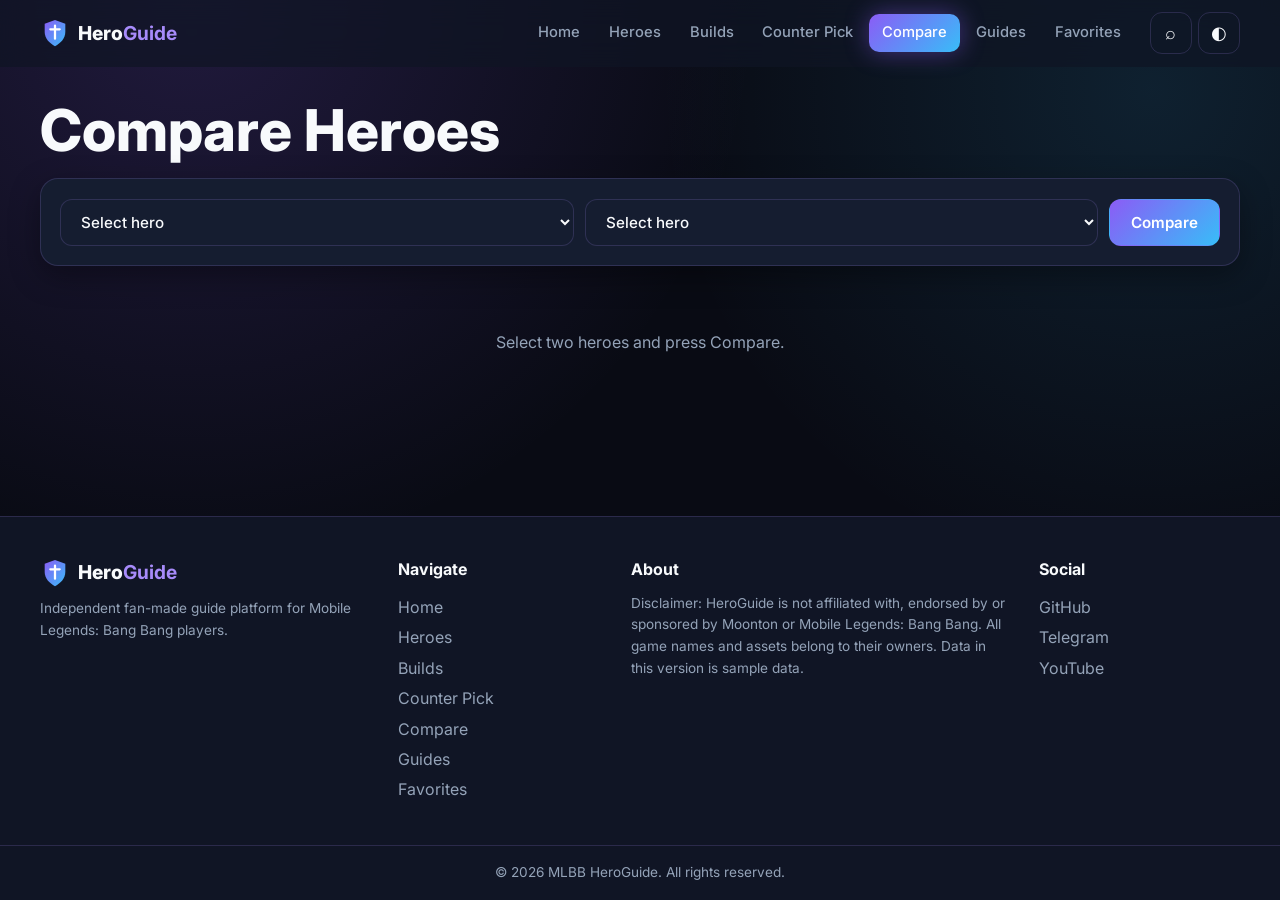
<file: compare.html>
<!DOCTYPE html>
<html lang="en" data-theme="dark">
<head>
<meta charset="UTF-8"><meta name="viewport" content="width=device-width, initial-scale=1">
<title>Compare Heroes | MLBB HeroGuide</title>
<meta name="description" content="Compare two Mobile Legends heroes side by side.">
<meta property="og:title" content="Compare Heroes | MLBB HeroGuide"><meta property="og:description" content="Compare two Mobile Legends heroes side by side."><meta property="og:type" content="website">
<link rel="icon" href="data:image/svg+xml,%3Csvg xmlns='http://www.w3.org/2000/svg' viewBox='0 0 32 32'%3E%3Cpath d='M16 2l11 4v9c0 7-5 12-11 15C10 27 5 22 5 15V6z' fill='%238B5CF6'/%3E%3C/svg%3E">
<link rel="preconnect" href="https://fonts.googleapis.com"><link rel="preconnect" href="https://fonts.gstatic.com" crossorigin>
<link href="https://fonts.googleapis.com/css2?family=Inter:wght@400;500;600;700;800&display=swap" rel="stylesheet">
<link rel="stylesheet" href="css/style.css"><link rel="stylesheet" href="css/components.css"><link rel="stylesheet" href="css/animations.css"><link rel="stylesheet" href="css/responsive.css">
<script>try{document.documentElement.dataset.theme=JSON.parse(localStorage.getItem('hg_theme'))||'dark'}catch(e){}</script>
</head>
<body>
<a class="skip" href="#main">Skip to content</a>
<header id="site-header" class="site-header"></header>
<main id="main">
<section class="wrap sec"><h1>Compare Heroes</h1>
<div class="filters card pad"><select id="h1" aria-label="Hero 1"></select><select id="h2" aria-label="Hero 2"></select><button class="btn" id="cmp">Compare</button></div>
<div id="cmpOut"><div class="state"><p class="muted">Select two heroes and press Compare.</p></div></div></section>
</main>
<footer id="site-footer" class="site-footer"></footer>
<div id="toasts" aria-live="polite"></div>
<noscript><p style="padding:2rem;text-align:center">Please enable JavaScript to use HeroGuide.</p></noscript>
<script type="module" src="js/compare.js"></script>
</body>
</html>
</file>
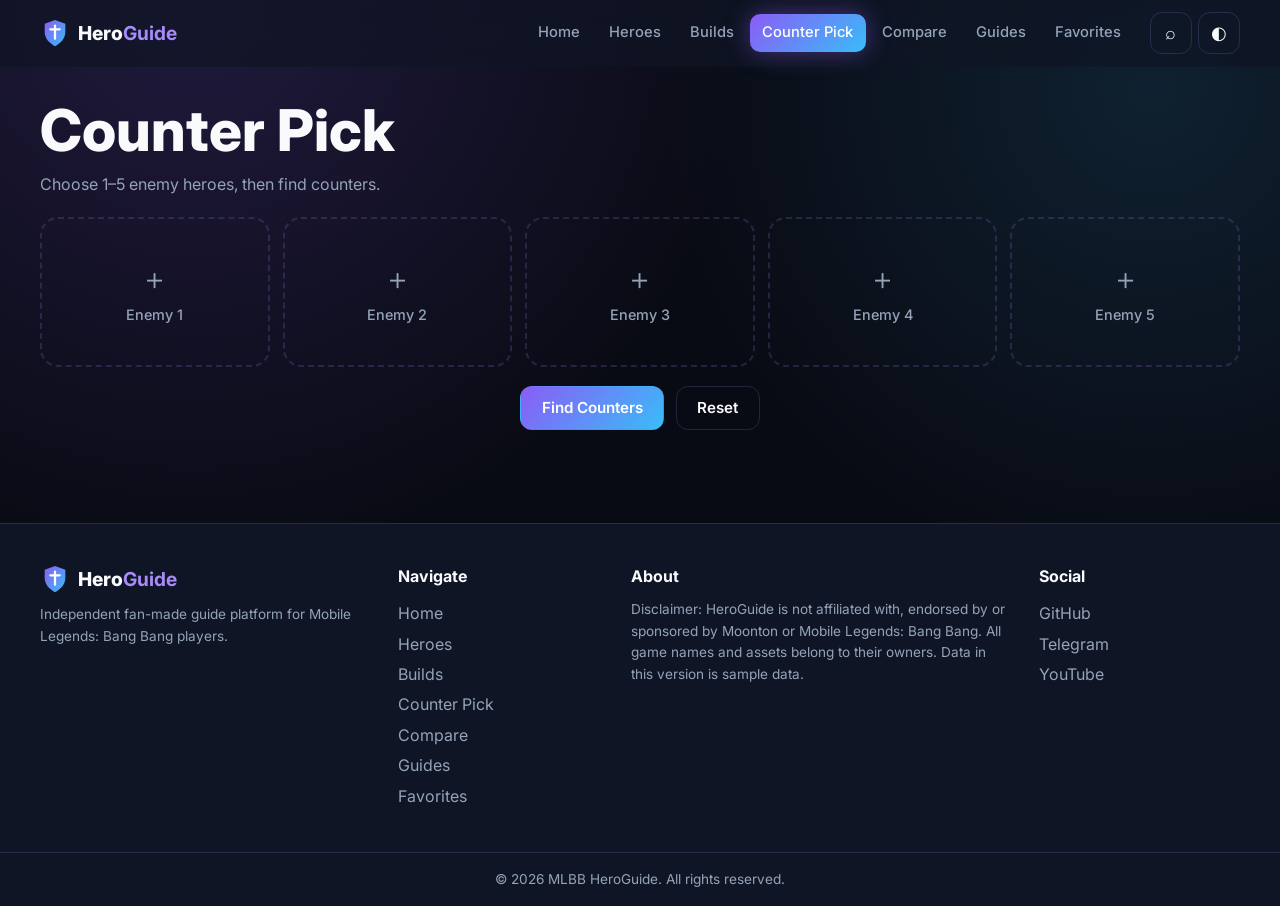
<file: counter.html>
<!DOCTYPE html>
<html lang="en" data-theme="dark">
<head>
<meta charset="UTF-8"><meta name="viewport" content="width=device-width, initial-scale=1">
<title>Counter Pick | MLBB HeroGuide</title>
<meta name="description" content="Select enemy heroes and find the best counter picks.">
<meta property="og:title" content="Counter Pick | MLBB HeroGuide"><meta property="og:description" content="Select enemy heroes and find the best counter picks."><meta property="og:type" content="website">
<link rel="icon" href="data:image/svg+xml,%3Csvg xmlns='http://www.w3.org/2000/svg' viewBox='0 0 32 32'%3E%3Cpath d='M16 2l11 4v9c0 7-5 12-11 15C10 27 5 22 5 15V6z' fill='%238B5CF6'/%3E%3C/svg%3E">
<link rel="preconnect" href="https://fonts.googleapis.com"><link rel="preconnect" href="https://fonts.gstatic.com" crossorigin>
<link href="https://fonts.googleapis.com/css2?family=Inter:wght@400;500;600;700;800&display=swap" rel="stylesheet">
<link rel="stylesheet" href="css/style.css"><link rel="stylesheet" href="css/components.css"><link rel="stylesheet" href="css/animations.css"><link rel="stylesheet" href="css/responsive.css">
<script>try{document.documentElement.dataset.theme=JSON.parse(localStorage.getItem('hg_theme'))||'dark'}catch(e){}</script>
</head>
<body>
<a class="skip" href="#main">Skip to content</a>
<header id="site-header" class="site-header"></header>
<main id="main">
<section class="wrap sec"><h1>Counter Pick</h1><p class="muted">Choose 1–5 enemy heroes, then find counters.</p>
<div class="slots" id="slots"></div><div class="row center"><button class="btn" id="find">Find Counters</button><button class="btn ghost" id="resetC">Reset</button></div>
<div id="cResults" class="results"></div></section>
</main>
<footer id="site-footer" class="site-footer"></footer>
<div id="toasts" aria-live="polite"></div>
<noscript><p style="padding:2rem;text-align:center">Please enable JavaScript to use HeroGuide.</p></noscript>
<script type="module" src="js/counter.js"></script>
</body>
</html>
</file>
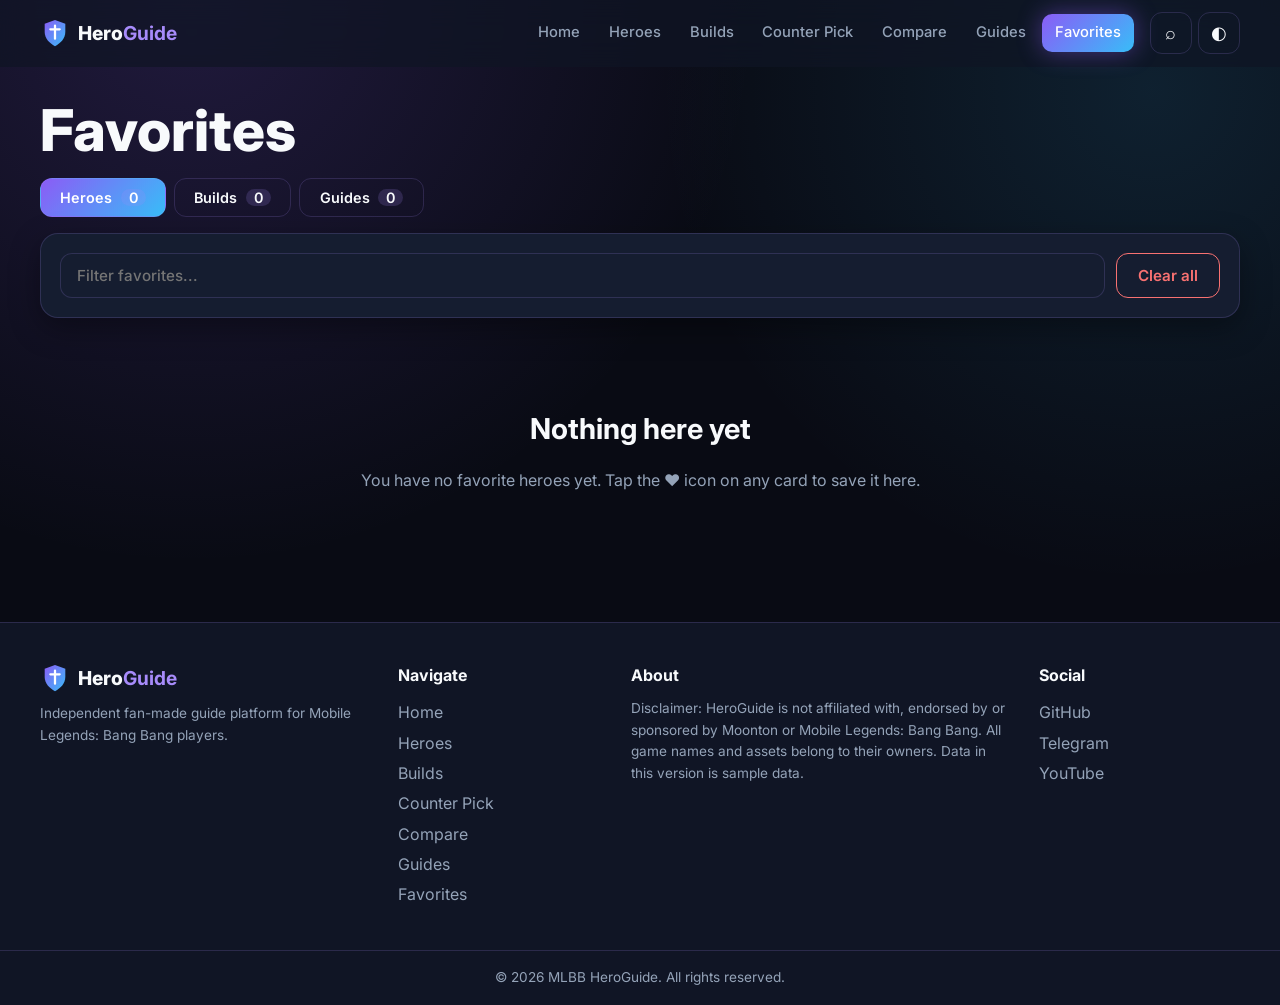
<file: favorites.html>
<!DOCTYPE html>
<html lang="en" data-theme="dark">
<head>
<meta charset="UTF-8"><meta name="viewport" content="width=device-width, initial-scale=1">
<title>Favorites | MLBB HeroGuide</title>
<meta name="description" content="Your saved heroes, builds and guides.">
<meta property="og:title" content="Favorites | MLBB HeroGuide"><meta property="og:description" content="Your saved heroes, builds and guides."><meta property="og:type" content="website">
<link rel="icon" href="data:image/svg+xml,%3Csvg xmlns='http://www.w3.org/2000/svg' viewBox='0 0 32 32'%3E%3Cpath d='M16 2l11 4v9c0 7-5 12-11 15C10 27 5 22 5 15V6z' fill='%238B5CF6'/%3E%3C/svg%3E">
<link rel="preconnect" href="https://fonts.googleapis.com"><link rel="preconnect" href="https://fonts.gstatic.com" crossorigin>
<link href="https://fonts.googleapis.com/css2?family=Inter:wght@400;500;600;700;800&display=swap" rel="stylesheet">
<link rel="stylesheet" href="css/style.css"><link rel="stylesheet" href="css/components.css"><link rel="stylesheet" href="css/animations.css"><link rel="stylesheet" href="css/responsive.css">
<script>try{document.documentElement.dataset.theme=JSON.parse(localStorage.getItem('hg_theme'))||'dark'}catch(e){}</script>
</head>
<body>
<a class="skip" href="#main">Skip to content</a>
<header id="site-header" class="site-header"></header>
<main id="main">
<section class="wrap sec"><h1>Favorites</h1>
<div class="tabs" role="tablist"><button class="tab on" data-tab="heroes">Heroes <i>0</i></button><button class="tab" data-tab="builds">Builds <i>0</i></button><button class="tab" data-tab="guides">Guides <i>0</i></button></div>
<div class="filters card pad"><input id="fq" type="search" placeholder="Filter favorites..." aria-label="Filter favorites"><button class="btn danger" id="fClear">Clear all</button></div>
<div class="grid" id="fGrid"></div><div class="state" id="fEmpty" hidden><h2>Nothing here yet</h2><p class="muted"></p></div></section>
</main>
<footer id="site-footer" class="site-footer"></footer>
<div id="toasts" aria-live="polite"></div>
<noscript><p style="padding:2rem;text-align:center">Please enable JavaScript to use HeroGuide.</p></noscript>
<script type="module" src="js/favorites.js"></script>
</body>
</html>
</file>
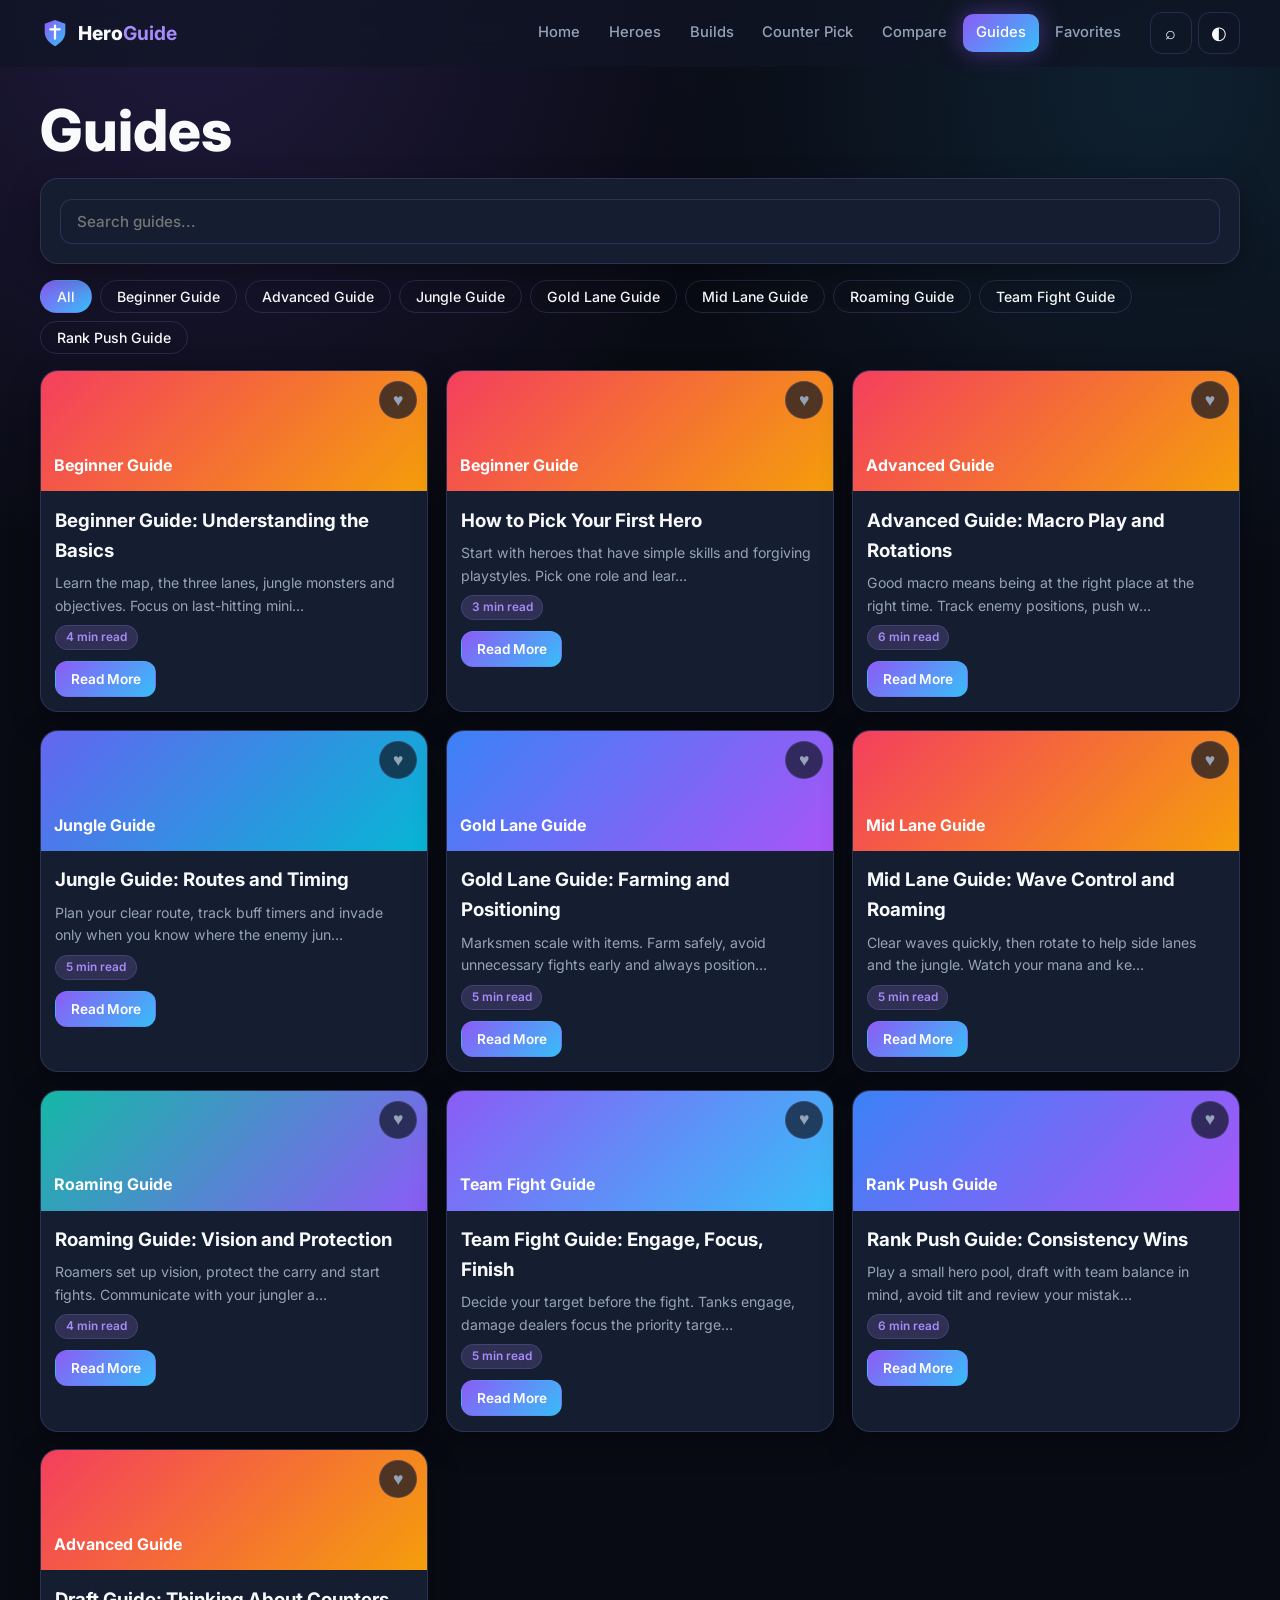
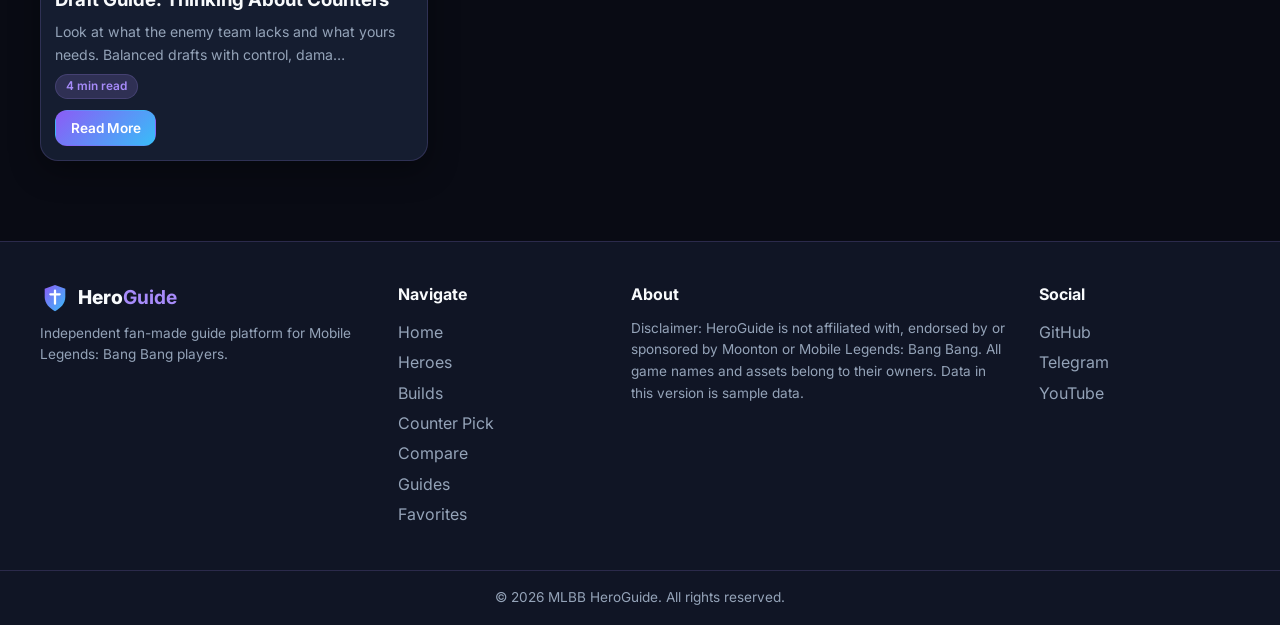
<file: guides.html>
<!DOCTYPE html>
<html lang="en" data-theme="dark">
<head>
<meta charset="UTF-8"><meta name="viewport" content="width=device-width, initial-scale=1">
<title>Guides | MLBB HeroGuide</title>
<meta name="description" content="Beginner to advanced Mobile Legends guides.">
<meta property="og:title" content="Guides | MLBB HeroGuide"><meta property="og:description" content="Beginner to advanced Mobile Legends guides."><meta property="og:type" content="website">
<link rel="icon" href="data:image/svg+xml,%3Csvg xmlns='http://www.w3.org/2000/svg' viewBox='0 0 32 32'%3E%3Cpath d='M16 2l11 4v9c0 7-5 12-11 15C10 27 5 22 5 15V6z' fill='%238B5CF6'/%3E%3C/svg%3E">
<link rel="preconnect" href="https://fonts.googleapis.com"><link rel="preconnect" href="https://fonts.gstatic.com" crossorigin>
<link href="https://fonts.googleapis.com/css2?family=Inter:wght@400;500;600;700;800&display=swap" rel="stylesheet">
<link rel="stylesheet" href="css/style.css"><link rel="stylesheet" href="css/components.css"><link rel="stylesheet" href="css/animations.css"><link rel="stylesheet" href="css/responsive.css">
<script>try{document.documentElement.dataset.theme=JSON.parse(localStorage.getItem('hg_theme'))||'dark'}catch(e){}</script>
</head>
<body>
<a class="skip" href="#main">Skip to content</a>
<header id="site-header" class="site-header"></header>
<main id="main">
<section class="wrap sec"><h1>Guides</h1>
<div class="filters card pad"><input id="gq" type="search" placeholder="Search guides..." aria-label="Search guides"></div><div class="chips" id="gChips"></div>
<div class="grid3" id="gGrid"></div><div class="state" id="gEmpty" hidden><h2>No guides found</h2><p class="muted">Try another category or keyword.</p></div></section>
</main>
<footer id="site-footer" class="site-footer"></footer>
<div id="toasts" aria-live="polite"></div>
<noscript><p style="padding:2rem;text-align:center">Please enable JavaScript to use HeroGuide.</p></noscript>
<script type="module" src="js/guides.js"></script>
</body>
</html>
</file>
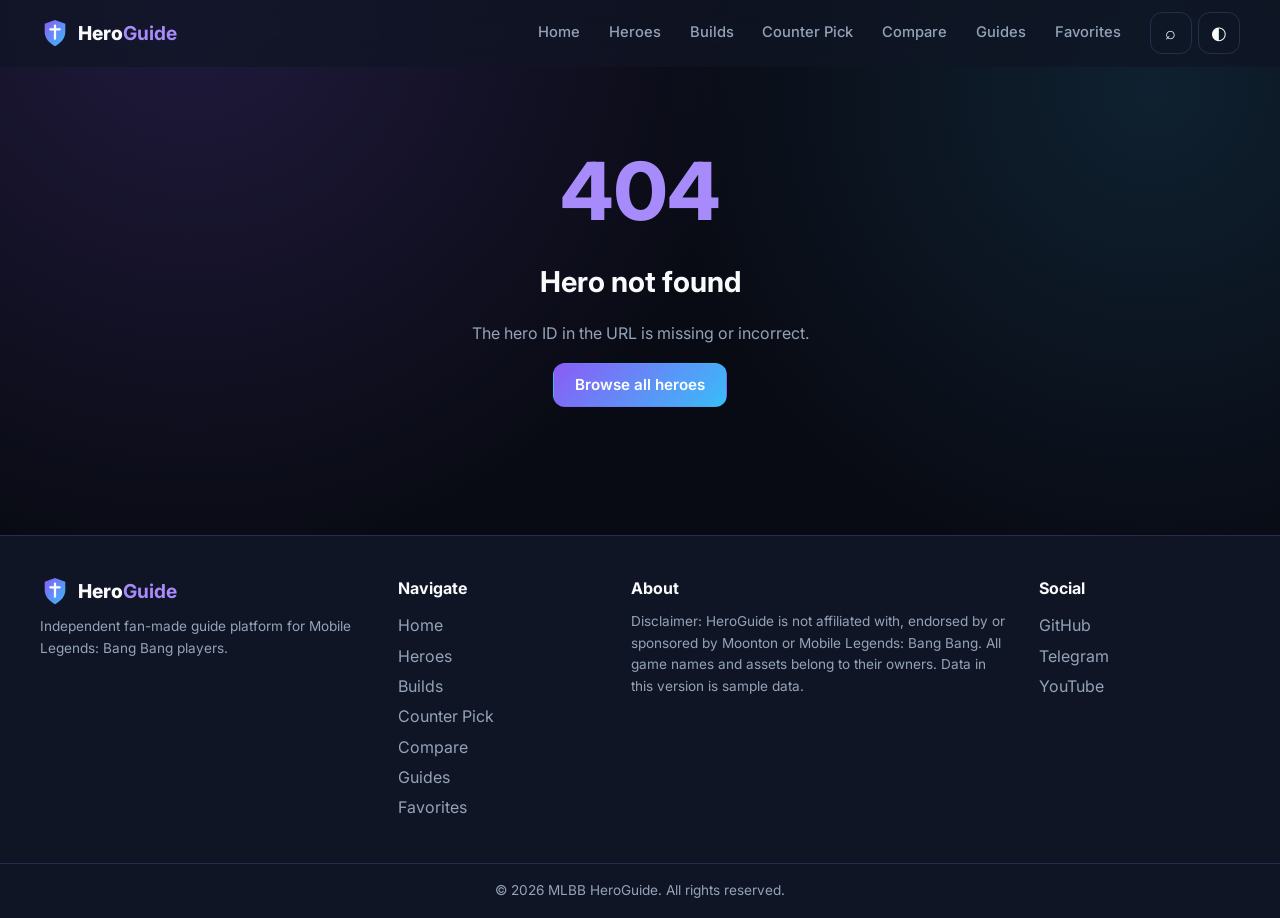
<file: hero-details.html>
<!DOCTYPE html>
<html lang="en" data-theme="dark">
<head>
<meta charset="UTF-8"><meta name="viewport" content="width=device-width, initial-scale=1">
<title>Hero Details | MLBB HeroGuide</title>
<meta name="description" content="Hero overview, skills, build, emblem, battle spell, counters and pro tips.">
<meta property="og:title" content="Hero Details | MLBB HeroGuide"><meta property="og:description" content="Hero overview, skills, build, emblem, battle spell, counters and pro tips."><meta property="og:type" content="website">
<link rel="icon" href="data:image/svg+xml,%3Csvg xmlns='http://www.w3.org/2000/svg' viewBox='0 0 32 32'%3E%3Cpath d='M16 2l11 4v9c0 7-5 12-11 15C10 27 5 22 5 15V6z' fill='%238B5CF6'/%3E%3C/svg%3E">
<link rel="preconnect" href="https://fonts.googleapis.com"><link rel="preconnect" href="https://fonts.gstatic.com" crossorigin>
<link href="https://fonts.googleapis.com/css2?family=Inter:wght@400;500;600;700;800&display=swap" rel="stylesheet">
<link rel="stylesheet" href="css/style.css"><link rel="stylesheet" href="css/components.css"><link rel="stylesheet" href="css/animations.css"><link rel="stylesheet" href="css/responsive.css">
<script>try{document.documentElement.dataset.theme=JSON.parse(localStorage.getItem('hg_theme'))||'dark'}catch(e){}</script>
</head>
<body>
<a class="skip" href="#main">Skip to content</a>
<header id="site-header" class="site-header"></header>
<main id="main">
<section class="wrap sec" id="detail"><div class="card sk tall"></div></section>
</main>
<footer id="site-footer" class="site-footer"></footer>
<div id="toasts" aria-live="polite"></div>
<noscript><p style="padding:2rem;text-align:center">Please enable JavaScript to use HeroGuide.</p></noscript>
<script type="module" src="js/hero-details.js"></script>
</body>
</html>
</file>
<file: css/style.css>
:root{--bg:#090B14;--bg2:#101525;--card:#151D30;--p:#8B5CF6;--blue:#38BDF8;--acc:#A78BFA;--tx:#F8FAFC;--mu:#94A3B8;--bd:rgba(167,139,250,.18);--glass:rgba(16,21,37,.72);--sh:0 10px 30px rgba(0,0,0,.35);--glow:0 0 24px rgba(139,92,246,.45);--r:18px;--ok:#34d399;--bad:#f87171}
[data-theme=light]{--bg:#F5F6FC;--bg2:#ECEEF8;--card:#FFFFFF;--p:#7547D9;--blue:#0284C7;--acc:#7547D9;--tx:#171B2D;--mu:#5B6480;--bd:rgba(117,71,217,.18);--glass:rgba(255,255,255,.78);--sh:0 10px 30px rgba(60,50,120,.12);--glow:0 0 20px rgba(117,71,217,.25)}
*{box-sizing:border-box;margin:0}
html{scroll-behavior:smooth}
body{font-family:Inter,system-ui,sans-serif;background:var(--bg);color:var(--tx);line-height:1.6;min-height:100vh;display:flex;flex-direction:column;overflow-x:hidden;background-image:radial-gradient(circle at 15% 0,rgba(139,92,246,.18),transparent 40%),radial-gradient(circle at 90% 10%,rgba(56,189,248,.12),transparent 35%);background-attachment:fixed}
main{flex:1}
img{max-width:100%;display:block}
a{color:inherit;text-decoration:none}
h1{font-size:clamp(2rem,5vw,3.6rem);line-height:1.1;font-weight:800;margin-bottom:.6rem}
h2{font-size:clamp(1.3rem,3vw,1.8rem);margin-bottom:1rem}
.muted{color:var(--mu)}.small{font-size:.85rem}.center{text-align:center;justify-content:center}
.wrap{width:min(1200px,100% - 2rem);margin-inline:auto}
.sec{padding:2rem 0}
.skip{position:absolute;left:-999px;background:var(--p);color:#fff;padding:.5rem 1rem;z-index:99}.skip:focus{left:8px;top:8px}
:focus-visible{outline:2px solid var(--blue);outline-offset:2px}
.noscroll{overflow:hidden}
/* header */
.site-header{position:sticky;top:0;z-index:50;background:var(--glass);backdrop-filter:blur(14px);-webkit-backdrop-filter:blur(14px);border-bottom:1px solid transparent;transition:.3s}
.site-header.scrolled{border-color:var(--bd);box-shadow:var(--sh)}
.hd{display:flex;align-items:center;gap:1rem;height:66px}
.logo{display:flex;align-items:center;gap:.5rem;font-weight:800;font-size:1.2rem}.logo b{color:var(--acc)}
#nav{display:flex;gap:.2rem;margin-left:auto}
#nav a{padding:.45rem .8rem;border-radius:10px;color:var(--mu);font-weight:500;font-size:.92rem;transition:.2s}
#nav a:hover{color:var(--tx);background:var(--bd)}
#nav a.active{color:#fff;background:linear-gradient(135deg,var(--p),var(--blue));box-shadow:var(--glow)}
.hd-act{display:flex;gap:.4rem}
.burger{display:none}
/* hero banner */
.hero-banner{padding:3rem 0 1rem;position:relative}
.hb{display:grid;grid-template-columns:1.2fr 1fr;gap:2rem;align-items:center}
.grad{background:linear-gradient(90deg,var(--p),var(--blue));-webkit-background-clip:text;background-clip:text;color:transparent}
.lead{color:var(--mu);font-size:1.1rem;max-width:520px;margin:1rem 0 1.5rem}
.tag{display:inline-block;padding:.25rem .8rem;border:1px solid var(--bd);border-radius:99px;color:var(--acc);font-size:.8rem;margin-bottom:1rem}
.hb-art{border-radius:28px;overflow:hidden;aspect-ratio:4/5;max-height:480px;margin-left:auto;box-shadow:var(--glow),var(--sh);border:1px solid var(--bd);width:min(100%,380px)}
.hb-art img{width:100%;height:100%;object-fit:cover}
/* footer */
.site-footer{margin-top:3rem;background:var(--bg2);border-top:1px solid var(--bd)}
.ft{display:grid;grid-template-columns:1.3fr .8fr 1.5fr .8fr;gap:2rem;padding:2.5rem 0}
.ft h4{margin-bottom:.6rem}.ft a:not(.logo){display:block;color:var(--mu);padding:.15rem 0}.ft a:hover{color:var(--acc)}
.ft p{font-size:.85rem;margin-top:.6rem}
.copy{text-align:center;padding:1rem;border-top:1px solid var(--bd);color:var(--mu);font-size:.85rem}
</file>
<file: css/components.css>
.btn{display:inline-flex;align-items:center;justify-content:center;gap:.4rem;padding:.7rem 1.3rem;border-radius:12px;border:1px solid transparent;background:linear-gradient(135deg,var(--p),var(--blue));color:#fff;font:600 .95rem Inter,sans-serif;cursor:pointer;transition:.25s;min-height:44px}
.btn:hover{transform:translateY(-2px);box-shadow:var(--glow)}
.btn.ghost{background:transparent;border-color:var(--bd);color:var(--tx)}.btn.ghost:hover{border-color:var(--p)}
.btn.danger{background:transparent;border-color:var(--bad);color:var(--bad)}
.btn.sm{padding:.4rem .9rem;min-height:36px;font-size:.85rem}
.icon{width:42px;height:42px;border-radius:12px;border:1px solid var(--bd);background:transparent;color:var(--tx);font-size:1.1rem;cursor:pointer;transition:.2s}.icon:hover{border-color:var(--p);box-shadow:var(--glow)}
.row{display:flex;gap:.7rem;flex-wrap:wrap;align-items:center;margin:.8rem 0}
.card{background:var(--card);border:1px solid var(--bd);border-radius:var(--r);box-shadow:var(--sh);transition:transform .3s,box-shadow .3s,border-color .3s;position:relative;overflow:hidden}
.card:hover{transform:translateY(-4px);border-color:var(--p);box-shadow:var(--sh),var(--glow)}
.pad{padding:1.2rem}.pad:hover{transform:none}
.grid{display:grid;grid-template-columns:repeat(auto-fill,minmax(210px,1fr));gap:1.1rem;margin-top:1rem}
.grid2{display:grid;grid-template-columns:repeat(2,1fr);gap:1.1rem;margin:1rem 0}
.grid3{display:grid;grid-template-columns:repeat(auto-fill,minmax(290px,1fr));gap:1.1rem;margin-top:1rem}
.sh{display:flex;justify-content:space-between;align-items:baseline}.sh a{color:var(--acc)}
.hero-card .art{display:block;aspect-ratio:4/5;overflow:hidden;background:var(--bg2)}
.hero-card img,.guide-card img{width:100%;height:100%;object-fit:cover;transition:transform .5s}
.hero-card:hover img{transform:scale(1.08)}
.cb{padding:.9rem}.cb h3{margin-bottom:.4rem}.cb p{font-size:.88rem;color:var(--mu);margin-bottom:.5rem}
.meta{display:flex;gap:.35rem;flex-wrap:wrap;margin:.3rem 0 .7rem}
.badge{display:inline-block;padding:.12rem .6rem;border-radius:99px;font-size:.74rem;font-weight:600;background:var(--bd);color:var(--acc);border:1px solid var(--bd)}
.d-Easy{color:var(--ok)}.d-Medium{color:#fbbf24}.d-Hard{color:var(--bad)}
.fav{position:absolute;top:10px;right:10px;z-index:3;width:38px;height:38px;border-radius:50%;border:1px solid var(--bd);background:var(--glass);backdrop-filter:blur(8px);color:var(--mu);font-size:1.1rem;cursor:pointer;transition:.25s}
.fav:hover{transform:scale(1.12)}.fav.on{color:#f43f5e;border-color:#f43f5e;box-shadow:0 0 14px rgba(244,63,94,.5)}
.fav.static{position:static;width:44px;height:44px}
.stats{display:grid;grid-template-columns:repeat(auto-fit,minmax(180px,1fr));gap:1rem}
.stat{padding:1.3rem;text-align:center}.stat b{display:block;font-size:2.2rem;background:linear-gradient(90deg,var(--p),var(--blue));-webkit-background-clip:text;background-clip:text;color:transparent}.stat span{color:var(--mu)}
.roles{display:grid;grid-template-columns:repeat(auto-fit,minmax(150px,1fr));gap:1rem}
.role-card{padding:1.4rem;text-align:center}.role-card b{display:block;font-size:1.15rem}.role-card span{color:var(--mu);font-size:.85rem}
.searchbox{position:relative}
.searchbox input,.filters input,.filters select,.form input,.form select,#pq{width:100%;padding:.75rem 1rem;border-radius:12px;border:1px solid var(--bd);background:var(--card);color:var(--tx);font:500 .95rem Inter,sans-serif;min-height:44px}
.searchbox.big input{padding:1.1rem 1.4rem;font-size:1.1rem;border-radius:16px;box-shadow:var(--sh)}
.searchbox input:focus,.filters input:focus,.filters select:focus,.form input:focus,.form select:focus{outline:none;border-color:var(--p);box-shadow:var(--glow)}
.sugg{position:absolute;left:0;right:0;top:calc(100% + 6px);background:var(--card);border:1px solid var(--bd);border-radius:14px;box-shadow:var(--sh);z-index:20;display:none;overflow:hidden;max-height:340px;overflow-y:auto}
.sugg.open{display:block;animation:slideUp .2s}
.sg{display:flex;gap:.6rem;align-items:center;padding:.7rem 1rem}.sg small{margin-left:auto;color:var(--mu)}
.sg:hover,.sg.act{background:var(--bd)}.sg.none{color:var(--mu)}
.filters{display:flex;gap:.7rem;flex-wrap:wrap;margin:1rem 0}.filters>*{flex:1 1 160px;width:auto}.filters .btn{flex:0 0 auto}
.chips{display:flex;gap:.5rem;flex-wrap:wrap;margin:.5rem 0}
.chip{padding:.45rem 1rem;border-radius:99px;border:1px solid var(--bd);background:transparent;color:var(--tx);cursor:pointer;font:500 .88rem Inter,sans-serif;transition:.2s}
.chip:hover,.chip.on{background:linear-gradient(135deg,var(--p),var(--blue));color:#fff;border-color:transparent}
.state{text-align:center;padding:3rem 1rem}.state h1{font-size:5rem;color:var(--acc)}.state .btn{margin-top:1rem}
.bh{display:flex;gap:.8rem;align-items:center;padding:1rem 1rem 0}.bh img{width:54px;height:54px;border-radius:12px;object-fit:cover}
.build-card>*:not(.bh):not(.fav){margin-inline:1rem}.build-card{padding-bottom:1rem}
.items{display:flex;gap:.4rem;flex-wrap:wrap;margin-block:.8rem}
.item{display:inline-flex;align-items:center;justify-content:center;width:40px;height:40px;border-radius:10px;background:linear-gradient(135deg,var(--bd),var(--bg2));border:1px solid var(--bd);font-size:.75rem;font-weight:700;color:var(--acc)}
.cover{height:120px;display:flex;align-items:flex-end;padding:.8rem;font-weight:700;color:#fff}
.cv0{background:linear-gradient(135deg,#8B5CF6,#38BDF8)}.cv1{background:linear-gradient(135deg,#ec4899,#8B5CF6)}.cv2{background:linear-gradient(135deg,#0ea5e9,#22c55e)}.cv3{background:linear-gradient(135deg,#f59e0b,#ef4444)}.cv4{background:linear-gradient(135deg,#6366f1,#06b6d4)}.cv5{background:linear-gradient(135deg,#14b8a6,#8B5CF6)}.cv6{background:linear-gradient(135deg,#f43f5e,#f59e0b)}.cv7{background:linear-gradient(135deg,#3b82f6,#a855f7)}
.detail-head{display:grid;grid-template-columns:300px 1fr;gap:2rem;align-items:start}
.art.big{border-radius:var(--r);overflow:hidden;aspect-ratio:4/5;border:1px solid var(--bd);box-shadow:var(--glow)}.art.big img{width:100%;height:100%;object-fit:cover}
section h2{margin-top:1.5rem}
.skill{display:flex;gap:1rem;padding:1rem}.skill:hover{transform:none}.skill .item{flex:none}
.list{padding-left:1.2rem;margin:.5rem 0}ol{padding-left:1.2rem}
code{background:var(--bd);padding:0 .35rem;border-radius:6px}
.bar{display:grid;grid-template-columns:110px 1fr 40px;gap:.6rem;align-items:center;margin:.5rem 0;font-size:.88rem}
.bar i{height:9px;background:var(--bd);border-radius:9px;overflow:hidden}.bar u{display:block;height:100%;border-radius:9px;background:linear-gradient(90deg,var(--p),var(--blue));box-shadow:var(--glow);animation:grow .8s ease-out}
.slots{display:grid;grid-template-columns:repeat(5,1fr);gap:.8rem;margin:1.2rem 0}
.slot{min-height:150px;border:2px dashed var(--bd);border-radius:var(--r);background:transparent;color:var(--mu);display:flex;flex-direction:column;align-items:center;justify-content:center;gap:.4rem;cursor:pointer;font:500 .9rem Inter;transition:.25s;padding:.6rem}
.slot:hover{border-color:var(--p);color:var(--tx)}.slot span{font-size:1.8rem}
.slot.filled{border-style:solid;background:var(--card);cursor:default}.slot img{width:70px;height:70px;border-radius:50%;object-fit:cover}
.pick-grid{display:grid;grid-template-columns:repeat(auto-fill,minmax(90px,1fr));gap:.6rem;margin-top:1rem;max-height:55vh;overflow-y:auto}
.pk{background:var(--bg2);border:1px solid var(--bd);border-radius:12px;padding:.5rem;color:var(--tx);cursor:pointer;font-size:.8rem;display:flex;flex-direction:column;align-items:center;gap:.3rem;transition:.2s}
.pk:hover{border-color:var(--p);box-shadow:var(--glow)}.pk img{width:56px;height:56px;border-radius:50%;object-fit:cover}
.cres{display:flex;gap:1rem;margin:1rem 0}.cres img{width:90px;height:110px;object-fit:cover;border-radius:12px;flex:none}
.thumb{width:100%;max-height:220px;object-fit:cover;border-radius:12px;margin-bottom:.7rem}
.radar{width:min(100%,320px);color:var(--mu);margin:auto}
.dot{display:inline-block;width:12px;height:12px;border-radius:50%;margin:0 .3rem 0 .8rem}.dot.p{background:#8B5CF6}.dot.b{background:#38BDF8}
.form{display:grid;gap:1rem}.form label{display:grid;gap:.35rem;font-weight:600;font-size:.9rem}fieldset{border:1px solid var(--bd);border-radius:12px;padding:.8rem}
.tabs{display:flex;gap:.5rem;margin:1rem 0;flex-wrap:wrap}
.tab{padding:.6rem 1.2rem;border-radius:12px;border:1px solid var(--bd);background:transparent;color:var(--tx);cursor:pointer;font:600 .9rem Inter}
.tab i{font-style:normal;background:var(--bd);padding:0 .5rem;border-radius:99px;margin-left:.3rem}.tab.on{background:linear-gradient(135deg,var(--p),var(--blue));color:#fff}
.modal{position:fixed;inset:0;background:rgba(5,7,15,.7);backdrop-filter:blur(6px);z-index:100;display:flex;align-items:center;justify-content:center;padding:1rem;animation:fade .25s}
.mbox{position:relative;background:var(--card);border:1px solid var(--bd);border-radius:22px;padding:1.6rem;width:min(560px,100%);max-height:90vh;overflow-y:auto;box-shadow:var(--glow);animation:pop .3s}
.mbox.wide{width:min(760px,100%)}.mclose{position:absolute;top:12px;right:12px}.mbox h2{margin-top:0;padding-right:3rem}
#toasts{position:fixed;bottom:20px;left:50%;transform:translateX(-50%);z-index:200;display:grid;gap:.5rem;width:max-content;max-width:92vw}
.toast{background:var(--card);border:1px solid var(--p);box-shadow:var(--glow);padding:.7rem 1.2rem;border-radius:12px;animation:slideUp .3s}.toast.out{opacity:0;transition:.3s}
.sk{min-height:300px;background:linear-gradient(90deg,var(--card) 25%,var(--bd) 50%,var(--card) 75%);background-size:200% 100%;animation:shimmer 1.3s infinite}.sk.tall{min-height:500px}
</file>
<file: css/animations.css>
@keyframes fade{from{opacity:0}to{opacity:1}}
@keyframes slideUp{from{opacity:0;transform:translateY(14px)}to{opacity:1;transform:none}}
@keyframes pop{from{opacity:0;transform:scale(.94)}to{opacity:1;transform:none}}
@keyframes grow{from{width:0!important}}
@keyframes shimmer{to{background-position:-200% 0}}
@keyframes float{50%{transform:translateY(-12px)}}
@keyframes glowPulse{50%{box-shadow:0 0 50px rgba(56,189,248,.5)}}
main{animation:fade .45s}
.fade-up{animation:slideUp .7s}
.float{animation:float 5s ease-in-out infinite,glowPulse 4s ease-in-out infinite}
.reveal{opacity:0;transform:translateY(22px);transition:opacity .6s,transform .6s}.reveal.in{opacity:1;transform:none}
@media (prefers-reduced-motion:reduce){*,*::before,*::after{animation:none!important;transition:none!important;scroll-behavior:auto!important}.reveal{opacity:1;transform:none}}
</file>
<file: css/responsive.css>
@media (max-width:1024px){.ft{grid-template-columns:1fr 1fr}.detail-head{grid-template-columns:240px 1fr}#nav a{padding:.4rem .55rem;font-size:.85rem}}
@media (max-width:860px){
 .burger{display:inline-block}
 #nav{position:absolute;top:66px;left:0;right:0;flex-direction:column;background:var(--bg2);border-bottom:1px solid var(--bd);padding:.6rem 1rem;display:none;margin:0}
 #nav.open{display:flex;animation:slideUp .25s}#nav a{padding:.8rem}
 .hd-act{margin-left:auto}
 .hb{grid-template-columns:1fr;text-align:center}.hb .row{justify-content:center}.lead{margin-inline:auto}.hb-art{margin:auto;max-height:360px}
 .detail-head,.grid2{grid-template-columns:1fr}.art.big{max-width:280px;margin:auto}
 .slots{grid-template-columns:repeat(2,1fr)}
}
@media (max-width:480px){
 .grid{grid-template-columns:repeat(2,1fr);gap:.7rem}.grid3{grid-template-columns:1fr}.ft{grid-template-columns:1fr}
 .cres{flex-direction:column}.bar{grid-template-columns:90px 1fr 36px}.sec{padding:1.3rem 0}.filters>*{flex:1 1 100%}
 .cb{padding:.6rem}.cb .btn{width:100%}
}
</file>
